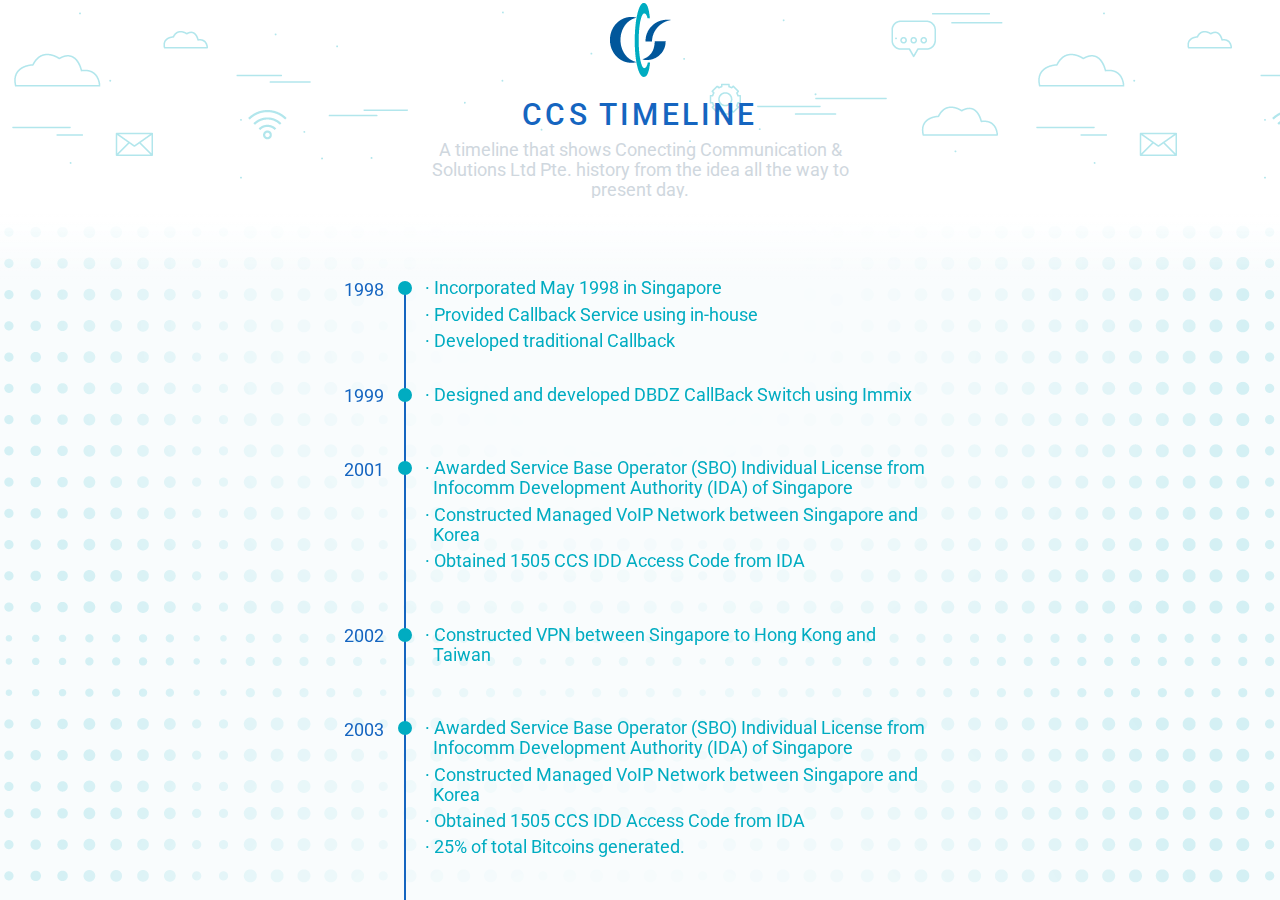
<file: timeline.html>
<!DOCTYPE html>
<html >
<head>
  <meta charset="UTF-8">
  <title>CCS Timeline</title>
  <link href="https://fonts.googleapis.com/css?family=Roboto" rel="stylesheet">
  <meta name="viewport" content="width=device-width, initial-scale=1">
  
  
      <link rel="stylesheet" href="css/style-timeline.css">

  
</head>

<body>
  
<div class="container">
  <div class="header">
  	<a href="index.html">
  		<img src="images/CCS-logo.png">
	  </a>
  <!--  <svg xmlns="http://www.w3.org/2000/svg" height="64" width="64">
      <defs>
        <linearGradient id="verlauf" x1="0%" y1="0%" x2="100%" y2="100%">
          <stop offset="0%" stop-color="orange" />
          <stop offset="100%" stop-color="chocolate" />
        </linearGradient>
      </defs>
      <path fill="url(#verlauf)" d="M63.04 39.74C58.764 56.885 41.4 67.318 24.256 63.043 7.12 58.768-3.313 41.404.962 24.262 5.234 7.117 22.597-3.318 39.737.957 56.88 5.23 67.313 22.597 63.04 39.74z"/>
      <path fill="#FFF" d="M46.11 27.44c.636-4.257-2.606-6.546-7.04-8.073l1.44-5.768-3.512-.876-1.4 5.616c-.923-.23-1.87-.447-2.813-.662l1.41-5.653-3.51-.875-1.438 5.766c-.764-.174-1.514-.346-2.242-.527l.004-.02-4.843-1.208-.934 3.75s2.605.597 2.55.634c1.422.355 1.68 1.296 1.636 2.042l-1.64 6.57c.1.026.226.062.366.118l-.37-.092-2.297 9.205c-.175.43-.616 1.08-1.61.833.035.05-2.552-.637-2.552-.637l-1.743 4.02 4.57 1.138c.85.213 1.682.436 2.502.646l-1.453 5.834 3.507.875 1.44-5.773c.958.26 1.888.5 2.798.726l-1.434 5.745 3.51.875 1.454-5.823c5.987 1.133 10.49.676 12.384-4.74 1.527-4.36-.076-6.874-3.226-8.514 2.294-.53 4.022-2.038 4.483-5.155zm-8.023 11.25c-1.085 4.36-8.426 2.003-10.806 1.412l1.93-7.73c2.38.595 10.01 1.77 8.877 6.318zm1.086-11.312c-.99 3.966-7.1 1.95-9.082 1.457l1.75-7.01c1.98.494 8.364 1.416 7.333 5.553z"/>
    </svg> -->
    <h1>CCS Timeline</h1>
    <h2>A timeline that shows Conecting Communication & Solutions Ltd Pte. history from the idea all the way to present day.</h2>
  </div>
  <div class="item">
    <div id="timeline">
      <div>
        <section class="year">
          <h3>1998</h3>
          <section>
            <ul>
              <li>Incorporated May 1998 in Singapore</li>
				<li>Provided Callback Service using in-house</li>
				<li>Developed traditional Callback</li>
            </ul>
          </section>     
        </section>
        
        <section class="year">
          <h3>1999</h3>
          <section>
            <!--<h4>August</h4>-->
            <ul>
              <li>Designed and developed DBDZ CallBack Switch using Immix</li>
            </ul>
          </section>
        </section>
        
        <section class="year">
          <h3>2001</h3>
          <section>
            <ul>
              <li>Awarded Service Base Operator (SBO) Individual License from Infocomm Development Authority (IDA) of Singapore</li>
				<li>Constructed Managed VoIP Network between Singapore and Korea</li>
				<li>Obtained 1505 CCS IDD Access Code from IDA</li>
            </ul>
          </section>
        </section>
        
        <section class="year">
          <h3>2002</h3>
          <section>    
            <ul>
              <li>Constructed VPN between Singapore to Hong Kong and Taiwan</li>
            </ul>
          </section>     
        </section>
        
        <section class="year">
          <h3>2003</h3>
          <section>  
            <ul>
              <li>Awarded Service Base Operator (SBO) Individual License from Infocomm Development Authority (IDA) of Singapore</li>
				<li>Constructed Managed VoIP Network between Singapore and Korea</li>
				<li>Obtained 1505 CCS IDD Access Code from IDA</li>
              <li>25% of total Bitcoins generated.</li>
            </ul>
          </section>
        </section>
        
        <section class="year">
          <h3>2004</h3>
          <section>
            <ul>
              <li>CCS 1505 IDD Service launch</li>
            </ul>
          </section>
        </section>
        
        <section class="year">
          <h3>2005</h3>
          <section>
            <ul>
              <li>CS International Call Forwarding (ICF) Service Launch</li>
            </ul>
          </section>
        </section>
        
        <section class="year">
          <h3>2006</h3>
          <section>
            <ul>
              <li>CCS CallBack Service Launch</li>
				<li>CCS 15050 Budget IDD Service Launch</li>
            </ul>
          </section>  
        </section>
        
        <section class="year">
          <h3>2008</h3>
          <section>
            <ul>
              <li>CS Mobile Dialer Launch</li>
				<li>CCS Mobile & CB-Roaming Services Launch</li>
				<li>Obtain (MVNO) Mobile Virtual Network Operator license from IDA Reselling Mobile services</li>
				<li>Incorporated subsidiary office at Batam, Indonesia</li>
            </ul>
          </section>
        </section>
        
        <section class="year">
          <h3>2009</h3>
          <section>
            <ul>
              <li>Launch R-connect service apps</li>
              <li>Launch CCS Long Distance Calls apps</li>
            </ul>
          </section>
        </section>
        
        <section class="year">
          <h3>2010</h3>
          <section>
            <ul>
              <li>Acquired Digiphonic Systems Pte Ltd.</li>
            </ul>
          </section>
        </section>
        
        <section class="year">
          <h3>2014</h3>
          <section>
            <ul>
              <li>Incorporated subsidiary office at Ho Chi Minh City, Vietnam</li>
            </ul>
          </section>
        </section>
        
        <section class="year">
          <h3>2015</h3>
          <section>
            <ul>
              <li>CCS Dial 1505 apps (replace CCS Long Distance Calls apps)</li>
				<li>CCS R Tone Lite apps (replace R-connect apps)</li>
            </ul>
          </section>
        </section>
        
        <section class="year">
          <h3>2016</h3>
          <section>
            <ul>
              <li>Obtain Digit 3 numbers (L3VL) form IDA</li>
				<li>R Tone apps launch</li>
            </ul>
          </section>
        </section>
        
      </div>
    </div>
  </div>
</div>
  <script async src="https://btcwidget.com/btcwidgetsrc.js"></script>
  
  
</body>
</html>
</file>
<file: css/style-timeline.css>
@charset "UTF-8";

* {
  border: 0;
  margin: 0;
  padding: 0;
}

html {
  height: 100%;
}

body {
  height: inherit;
  display: flex;
	background-image:url(../images/bg-content.png);
  flex-direction: column;
  font-family: 'Fira Sans', sans-serif;
  -webkit-font-smoothing: antialiased;
  -moz-osx-font-smoothing: grayscale;
  color: #00ACC1;
	font-family:roboto;
}

a {
  color: #50585f;
  text-decoration: none;
}
a:hover {
  color: #383e44;
}

div.container {
  display: flex;
  flex: auto;
  flex-direction: column;
  max-height: 100%;
}

div.header {
  height: auto;
  text-align: center;
  background: #fff;
  color: #1565c0;
  /*padding: 2.3rem 1rem 2.3rem 1rem;*/
  position: relative;
	background-image:url(../images/bg-timeline.png);
}
div.header:after {
  content: '';
  position: absolute;
  bottom: -5rem;
  left: 0rem;
  height: 5.1rem;
  display: block;
  width: 100%;
  z-index: 300;
  background: -moz-linear-gradient(top, white 20%, rgba(255, 255, 255, 0) 100%);
  /* FF3.6-15 */
  background: -webkit-linear-gradient(top, white 20%, rgba(255, 255, 255, 0) 100%);
  /* Chrome10-25,Safari5.1-6 */
  background: linear-gradient(to bottom, white 20%, rgba(255, 255, 255, 0) 100%);
  /* W3C, IE10+, FF16+, Chrome26+, Opera12+, Safari7+ */
  filter: progid:DXImageTransform.Microsoft.gradient( startColorstr='#ffffff', endColorstr='#00ffffff',GradientType=0 );
  /* IE6-9 */
}
div.header h1 {
  margin-top: .8rem;
  margin-bottom: .5rem;
  font-weight: 500;
  font-size: 1.6em;
  letter-spacing: 0.1rem;
  text-transform: uppercase;
}
@media (min-width: 62em) {
  div.header h1 {
    font-size: 1.9em;
    letter-spacing: 0.2rem;
  }
}
div.header h2 {
  font-size: 1.1em;
  font-weight: 400;
  color: #cfd7de;
  max-width: 30rem;
  margin: auto;
}

div.item {
  display: flex;
  flex: auto;
  overflow-y: auto;
  padding: 0rem 1rem 0rem 1rem;
}

#timeline {
  position: relative;
  display: table;
  height: 100%;
  margin-left: auto;
  margin-right: auto;
  margin-top: 5rem;
}
#timeline div:after {
  content: '';
  width: 2px;
  position: absolute;
  top: .5rem;
  bottom: 0rem;
  left: 60px;
  z-index: 1;
  background: #1565c0;
}
#timeline h3 {
  position: -webkit-sticky;
  position: sticky;
  top: 5rem;
  color: #1565c0;
  margin: 0;
  font-size: 1em;
  font-weight: 400;
}
@media (min-width: 62em) {
  #timeline h3 {
    font-size: 1.1em;
  }
}
#timeline section.year {
  position: relative;
}
#timeline section.year:first-child section {
  margin-top: -1.3em;
  padding-bottom: 0px;
}
#timeline section.year section {
  position: relative;
  padding-bottom: 1.25em;
  margin-bottom: 2.2em;
}
#timeline section.year section h4 {
  position: absolute;
  bottom: 0;
  font-size: .9em;
  font-weight: 400;
  line-height: 1.2em;
  margin: 0;
  padding: 0 0 0 89px;
  color: #C5C5C5;
}
@media (min-width: 62em) {
  #timeline section.year section h4 {
    font-size: 1em;
  }
}
#timeline section.year section ul {
  list-style-type: none;
  padding: 0 0 0 75px;
  margin: -1.35rem 0 1em;
  max-width: 32rem;
  font-size: 1em;
}
@media (min-width: 62em) {
  #timeline section.year section ul {
    font-size: 1.1em;
    padding: 0 0 0 81px;
  }
}
#timeline section.year section ul:last-child {
  margin-bottom: 0;
}
#timeline section.year section ul:first-of-type:after {
  content: '';
  width: 10px;
  height: 10px;
  background: #00ACC1;
  border: 2px solid #00ACC1;
  -webkit-border-radius: 50%;
  -moz-border-radius: 50%;
  -ms-border-radius: 50%;
  border-radius: 50%;
  position: absolute;
  left: 54px;
  top: 3px;
  z-index: 2;
}
#timeline section.year section ul li {
  margin-left: .5rem;
}
#timeline section.year section ul li:before {
  content: '·';
  margin-left: -.5rem;
  padding-right: .3rem;
}
#timeline section.year section ul li:not(:first-child) {
  margin-top: .4rem;
}
#timeline section.year section ul li span.price {
  color: mediumturquoise;
  font-weight: 500;
}

#btcwidget {
  display: inline;
}
#btcwidget img {
  display: none;
}

svg {
  border: 3px solid white;
  border-radius: 50%;
  box-shadow: 0 4px 6px rgba(50, 50, 93, 0.11), 0 1px 3px rgba(0, 0, 0, 0.08);
}
</file>
